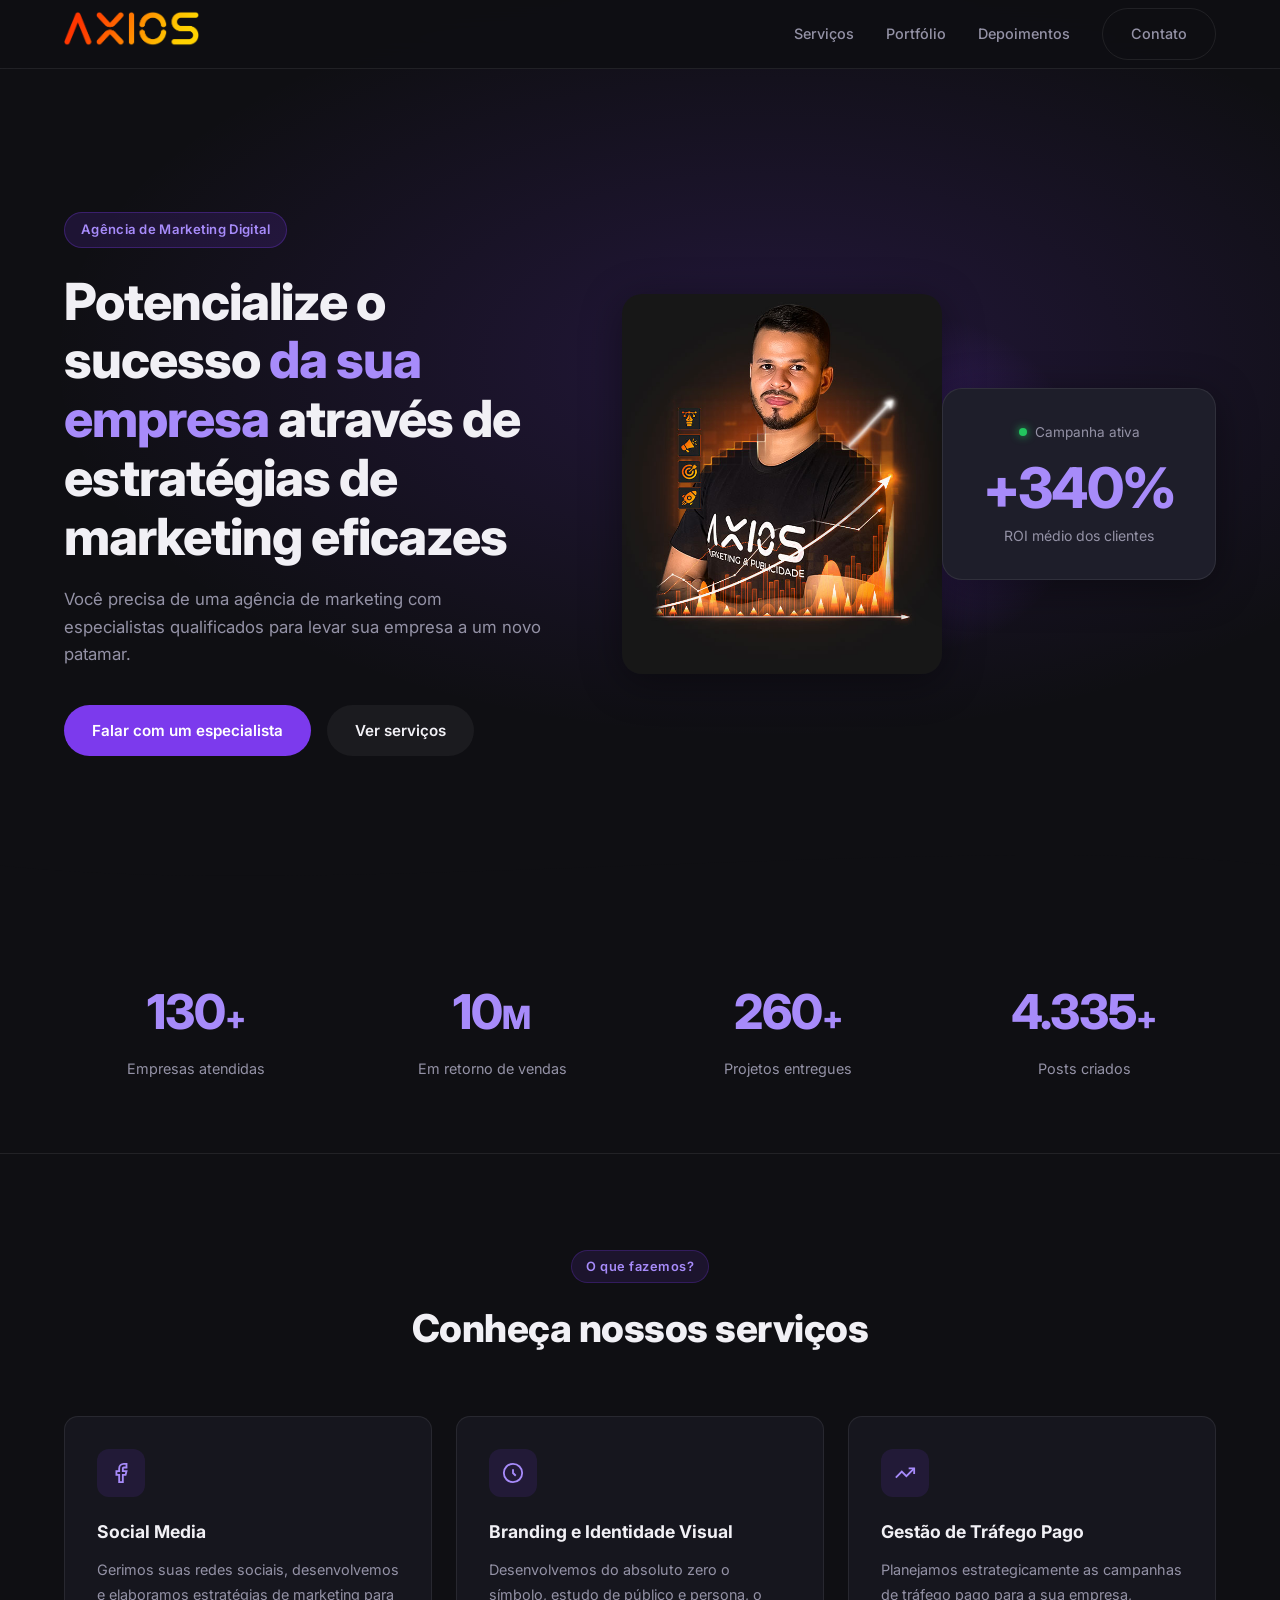
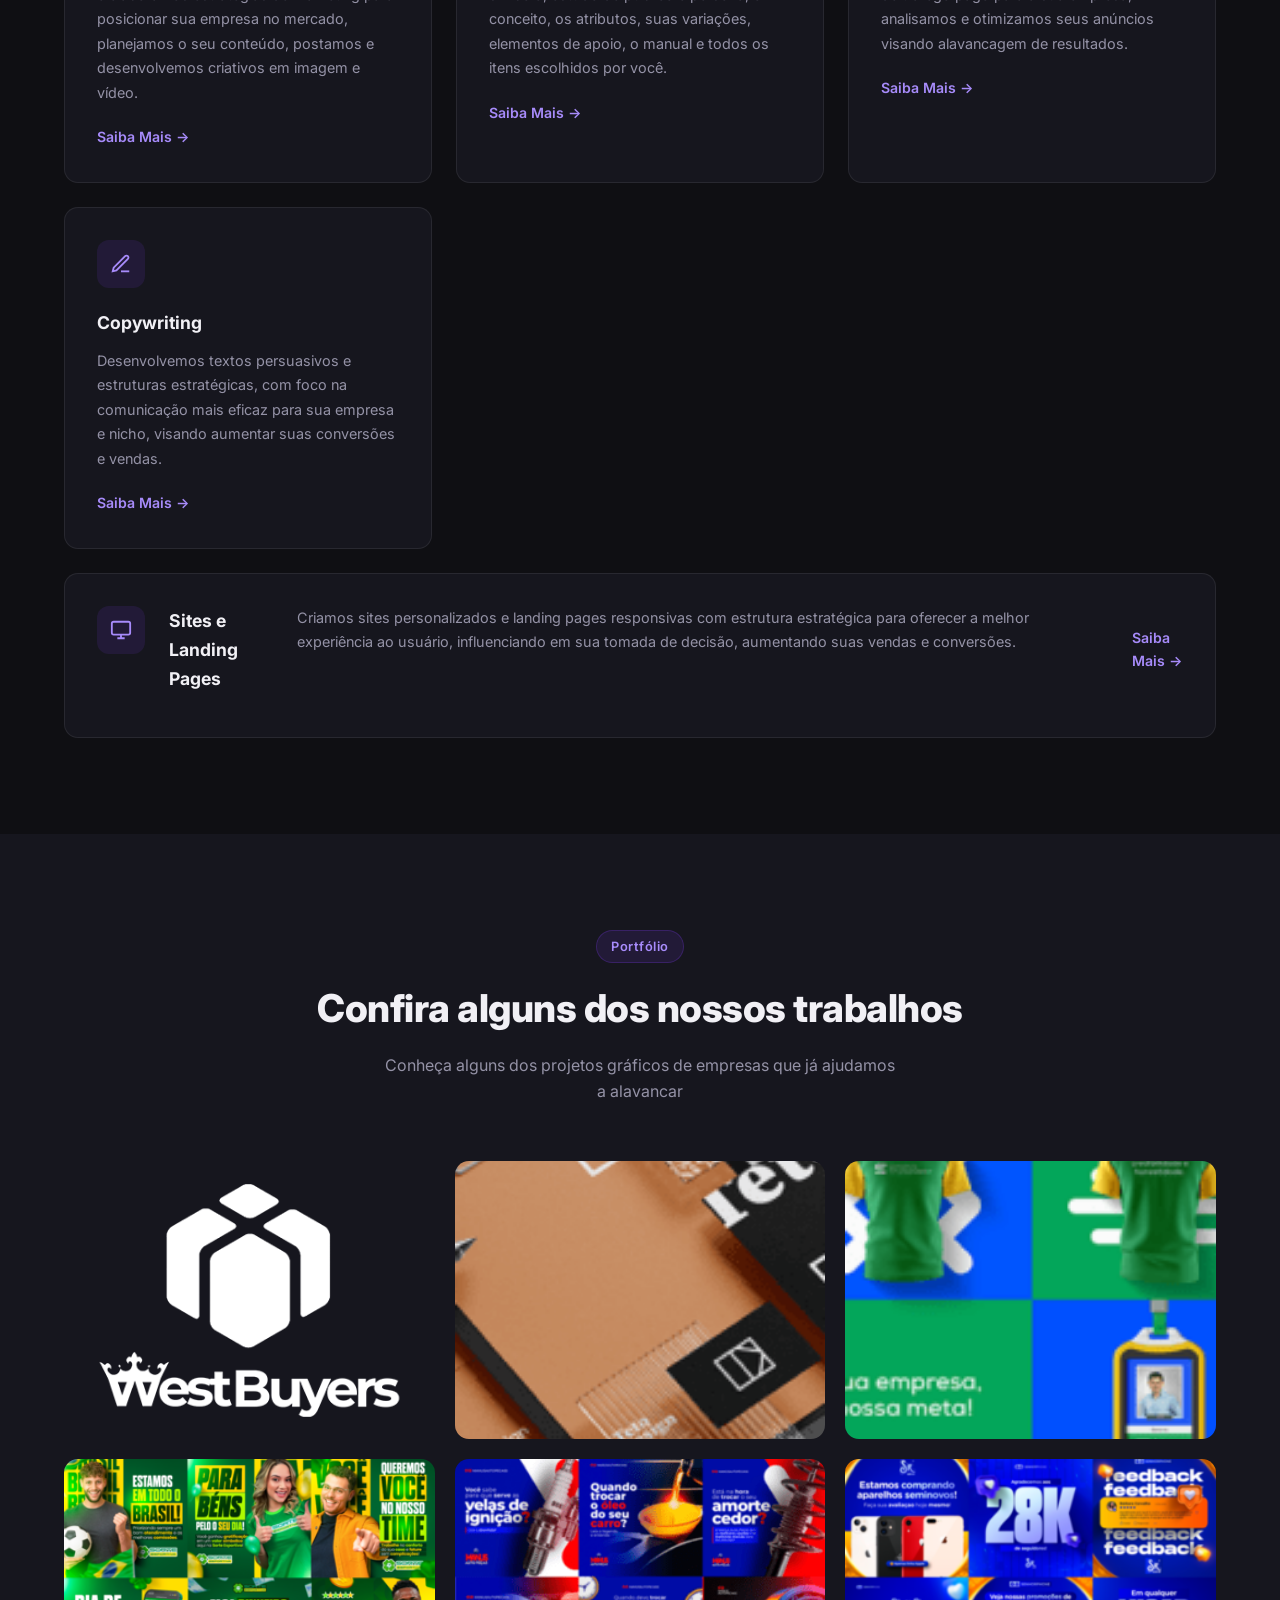
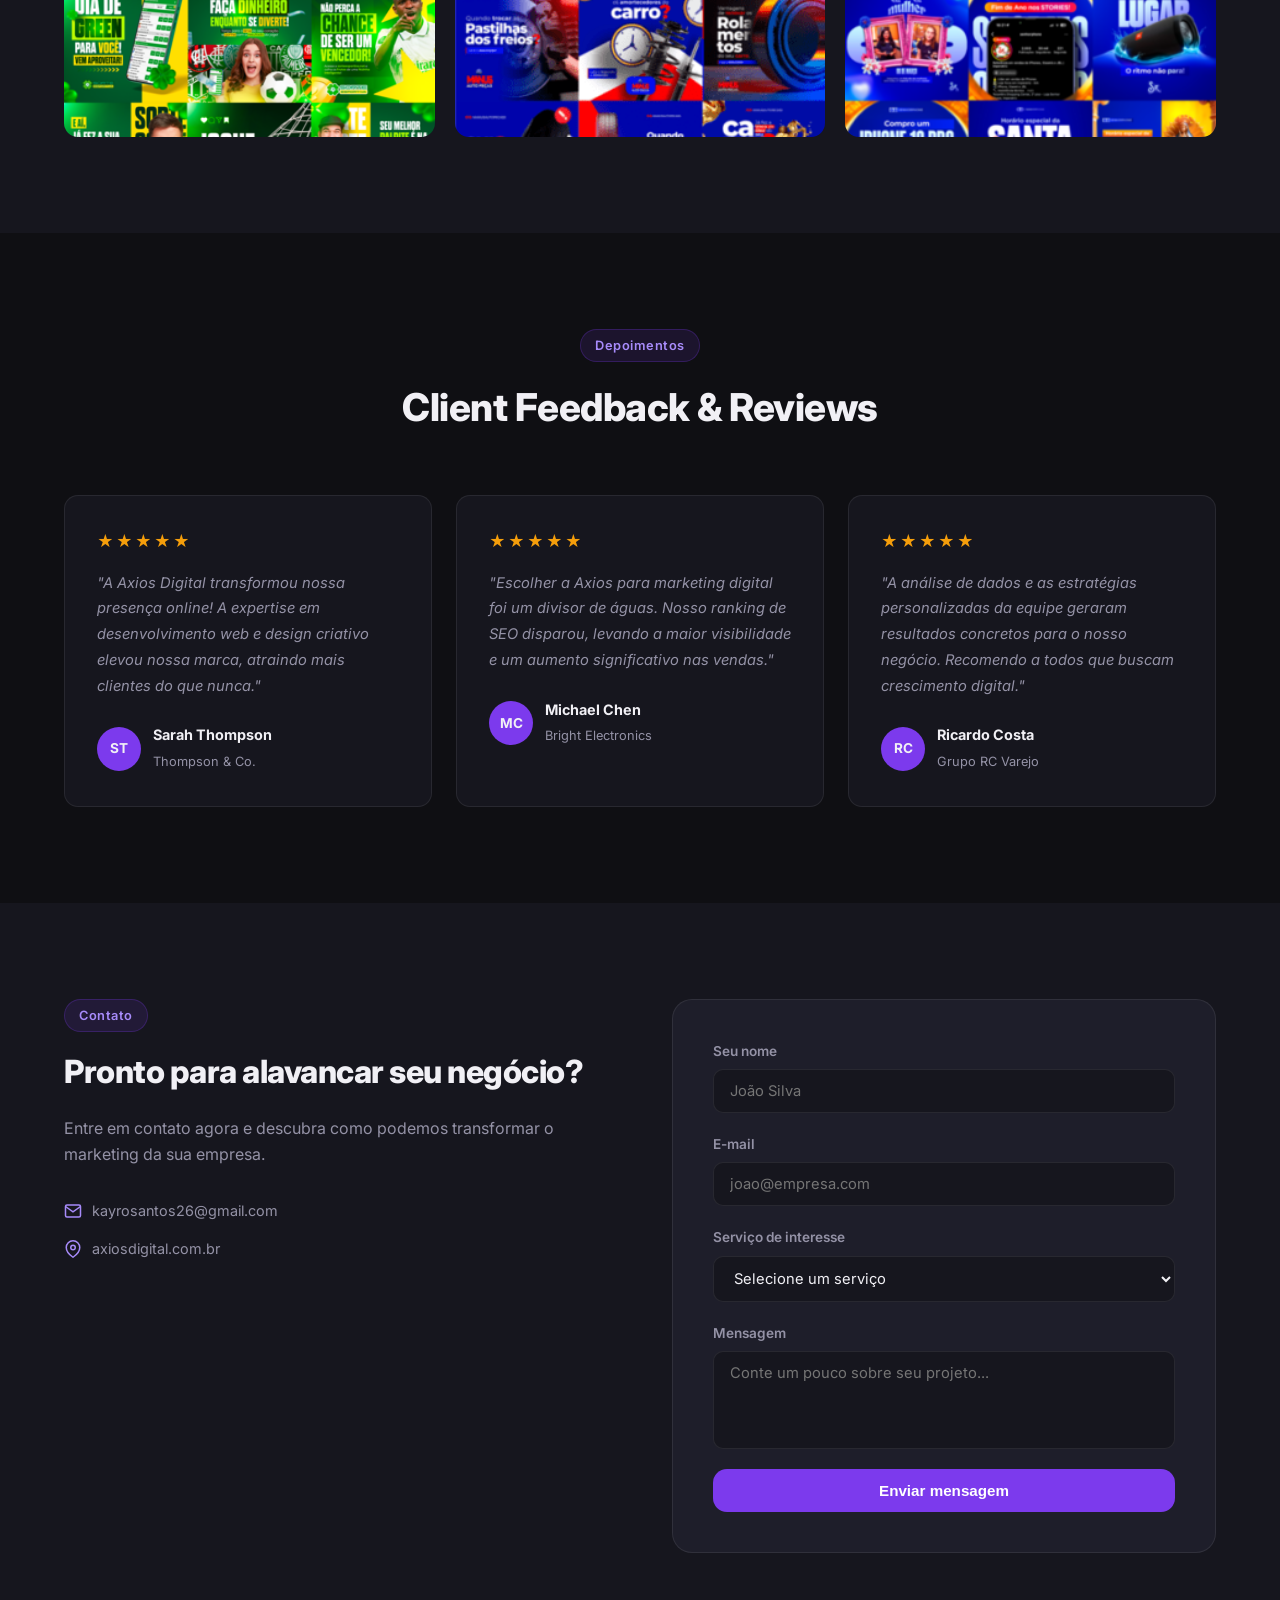
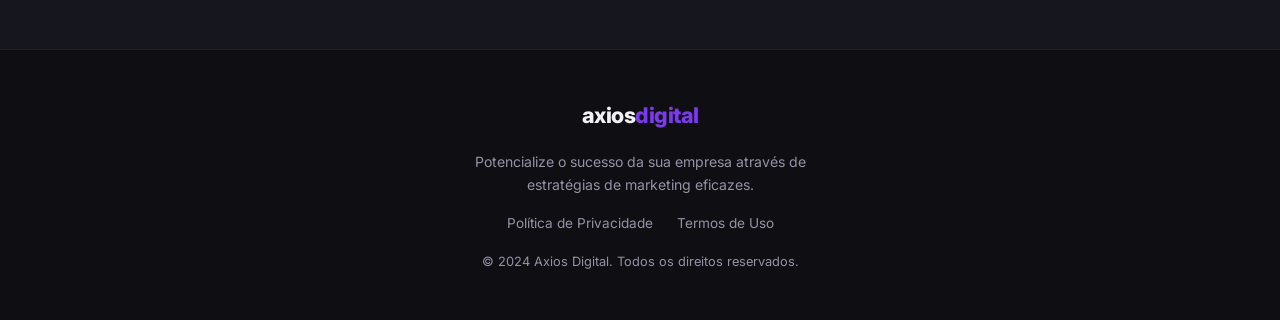
<file: index.html>
<!DOCTYPE html>
<html lang="pt-BR">
<head>
  <meta charset="UTF-8" />
  <meta name="viewport" content="width=device-width, initial-scale=1.0" />
  <title>Axios Digital — Agência de Marketing</title>
  <meta name="description" content="Potencialize o sucesso da sua empresa através de estratégias de marketing eficazes." />
  <link rel="preconnect" href="https://fonts.googleapis.com" />
  <link href="https://fonts.googleapis.com/css2?family=Inter:wght@300;400;500;600;700;800&display=swap" rel="stylesheet" />
  <link rel="stylesheet" href="style.css" />
  <link rel="icon" href="images/favicon.png" />
</head>
<body>

  <!-- NAV -->
  <header class="nav" id="nav">
    <div class="container nav__inner">
      <a href="#" class="nav__logo"><img src="images/logo.png" alt="Axios Digital" class="nav__logo-img" /></a>
      <nav class="nav__links">
        <a href="#servicos">Serviços</a>
        <a href="#portfolio">Portfólio</a>
        <a href="#depoimentos">Depoimentos</a>
        <a href="#contato" class="btn btn--outline">Contato</a>
      </nav>
      <button class="nav__hamburger" id="hamburger" aria-label="Menu">
        <span></span><span></span><span></span>
      </button>
    </div>
  </header>

  <!-- HERO -->
  <section class="hero">
    <div class="container hero__inner">
      <div class="hero__text">
        <span class="hero__badge">Agência de Marketing Digital</span>
        <h1 class="hero__title">Potencialize o sucesso <span>da sua empresa</span> através de estratégias de marketing eficazes</h1>
        <p class="hero__sub">Você precisa de uma agência de marketing com especialistas qualificados para levar sua empresa a um novo patamar.</p>
        <div class="hero__ctas">
          <a href="#contato" class="btn btn--primary">Falar com um especialista</a>
          <a href="#servicos" class="btn btn--ghost">Ver serviços</a>
        </div>
      </div>
      <div class="hero__image">
        <div class="hero__glow"></div>
        <img src="images/pessoa.jpg" alt="Especialista em marketing" class="hero__photo" />
        <div class="hero__card">
          <div class="hero__card-line">
            <span class="dot dot--green"></span>
            <span>Campanha ativa</span>
          </div>
          <div class="hero__card-stat">+340%</div>
          <div class="hero__card-label">ROI médio dos clientes</div>
        </div>
      </div>
    </div>
    <div class="hero__wave">
      <svg viewBox="0 0 1440 80" preserveAspectRatio="none"><path d="M0,40 C360,80 1080,0 1440,40 L1440,80 L0,80 Z" fill="#0f0f13"/></svg>
    </div>
  </section>

  <!-- COUNTERS -->
  <section class="counters" id="counters">
    <div class="container counters__grid">
      <div class="counter-item">
        <span class="counter-num" data-target="150">0</span><span class="counter-plus">+</span>
        <p>Empresas atendidas</p>
      </div>
      <div class="counter-item">
        <span class="counter-num" data-target="12">0</span><span class="counter-plus">M</span>
        <p>Em retorno de vendas</p>
      </div>
      <div class="counter-item">
        <span class="counter-num" data-target="300">0</span><span class="counter-plus">+</span>
        <p>Projetos entregues</p>
      </div>
      <div class="counter-item">
        <span class="counter-num" data-target="5000">0</span><span class="counter-plus">+</span>
        <p>Posts criados</p>
      </div>
    </div>
  </section>

  <!-- SERVICES -->
  <section class="services" id="servicos">
    <div class="container">
      <div class="section-header">
        <span class="section-tag">O que fazemos?</span>
        <h2>Conheça nossos serviços</h2>
      </div>
      <div class="services__grid">

        <div class="service-card">
          <div class="service-card__icon">
            <svg viewBox="0 0 24 24" fill="none" stroke="currentColor" stroke-width="2"><path d="M18 2h-3a5 5 0 0 0-5 5v3H7v4h3v8h4v-8h3l1-4h-4V7a1 1 0 0 1 1-1h3z"/></svg>
          </div>
          <h3>Social Media</h3>
          <p>Gerimos suas redes sociais, desenvolvemos e elaboramos estratégias de marketing para posicionar sua empresa no mercado, planejamos o seu conteúdo, postamos e desenvolvemos criativos em imagem e vídeo.</p>
          <a href="#contato" class="service-link">Saiba Mais →</a>
        </div>

        <div class="service-card">
          <div class="service-card__icon">
            <svg viewBox="0 0 24 24" fill="none" stroke="currentColor" stroke-width="2"><circle cx="12" cy="12" r="10"/><path d="M12 8v4l3 3"/></svg>
          </div>
          <h3>Branding e Identidade Visual</h3>
          <p>Desenvolvemos do absoluto zero o símbolo, estudo de público e persona, o conceito, os atributos, suas variações, elementos de apoio, o manual e todos os itens escolhidos por você.</p>
          <a href="#contato" class="service-link">Saiba Mais →</a>
        </div>

        <div class="service-card">
          <div class="service-card__icon">
            <svg viewBox="0 0 24 24" fill="none" stroke="currentColor" stroke-width="2"><polyline points="22 7 13.5 15.5 8.5 10.5 2 17"/><polyline points="16 7 22 7 22 13"/></svg>
          </div>
          <h3>Gestão de Tráfego Pago</h3>
          <p>Planejamos estrategicamente as campanhas de tráfego pago para a sua empresa, analisamos e otimizamos seus anúncios visando alavancagem de resultados.</p>
          <a href="#contato" class="service-link">Saiba Mais →</a>
        </div>

        <div class="service-card">
          <div class="service-card__icon">
            <svg viewBox="0 0 24 24" fill="none" stroke="currentColor" stroke-width="2"><path d="M12 20h9"/><path d="M16.5 3.5a2.121 2.121 0 0 1 3 3L7 19l-4 1 1-4L16.5 3.5z"/></svg>
          </div>
          <h3>Copywriting</h3>
          <p>Desenvolvemos textos persuasivos e estruturas estratégicas, com foco na comunicação mais eficaz para sua empresa e nicho, visando aumentar suas conversões e vendas.</p>
          <a href="#contato" class="service-link">Saiba Mais →</a>
        </div>

        <div class="service-card service-card--wide">
          <div class="service-card__icon">
            <svg viewBox="0 0 24 24" fill="none" stroke="currentColor" stroke-width="2"><rect x="2" y="3" width="20" height="14" rx="2"/><path d="M8 21h8M12 17v4"/></svg>
          </div>
          <h3>Sites e Landing Pages</h3>
          <p>Criamos sites personalizados e landing pages responsivas com estrutura estratégica para oferecer a melhor experiência ao usuário, influenciando em sua tomada de decisão, aumentando suas vendas e conversões.</p>
          <a href="#contato" class="service-link">Saiba Mais →</a>
        </div>

      </div>
    </div>
  </section>

  <!-- PORTFOLIO -->
  <section class="portfolio" id="portfolio">
    <div class="container">
      <div class="section-header">
        <span class="section-tag">Portfólio</span>
        <h2>Confira alguns dos nossos trabalhos</h2>
        <p>Conheça alguns dos projetos gráficos de empresas que já ajudamos a alavancar</p>
      </div>
      <div class="portfolio__grid">
        <div class="portfolio-item">
          <img src="images/portfolio-1.png" alt="Projeto 1" class="portfolio-item__img" />
          <div class="portfolio-item__overlay">
            <a href="#contato" class="btn btn--primary">Ver Projeto</a>
          </div>
        </div>
        <div class="portfolio-item">
          <img src="images/portfolio-2.png" alt="Projeto 2" class="portfolio-item__img" />
          <div class="portfolio-item__overlay">
            <a href="#contato" class="btn btn--primary">Ver Projeto</a>
          </div>
        </div>
        <div class="portfolio-item">
          <img src="images/portfolio-3.png" alt="Projeto 3" class="portfolio-item__img" />
          <div class="portfolio-item__overlay">
            <a href="#contato" class="btn btn--primary">Ver Projeto</a>
          </div>
        </div>
        <div class="portfolio-item">
          <img src="images/portfolio-4.png" alt="Projeto 4" class="portfolio-item__img" />
          <div class="portfolio-item__overlay">
            <a href="#contato" class="btn btn--primary">Ver Projeto</a>
          </div>
        </div>
        <div class="portfolio-item">
          <img src="images/portfolio-5.png" alt="Projeto 5" class="portfolio-item__img" />
          <div class="portfolio-item__overlay">
            <a href="#contato" class="btn btn--primary">Ver Projeto</a>
          </div>
        </div>
        <div class="portfolio-item">
          <img src="images/portfolio-6.png" alt="Projeto 6" class="portfolio-item__img" />
          <div class="portfolio-item__overlay">
            <a href="#contato" class="btn btn--primary">Ver Projeto</a>
          </div>
        </div>
      </div>
    </div>
  </section>

  <!-- TESTIMONIALS -->
  <section class="testimonials" id="depoimentos">
    <div class="container">
      <div class="section-header">
        <span class="section-tag">Depoimentos</span>
        <h2>Client Feedback & Reviews</h2>
      </div>
      <div class="testimonials__grid">
        <div class="testimonial-card">
          <div class="testimonial-card__stars">★★★★★</div>
          <p>"A Axios Digital transformou nossa presença online! A expertise em desenvolvimento web e design criativo elevou nossa marca, atraindo mais clientes do que nunca."</p>
          <div class="testimonial-card__author">
            <div class="testimonial-card__avatar">ST</div>
            <div>
              <strong>Sarah Thompson</strong>
              <span>Thompson & Co.</span>
            </div>
          </div>
        </div>
        <div class="testimonial-card">
          <div class="testimonial-card__stars">★★★★★</div>
          <p>"Escolher a Axios para marketing digital foi um divisor de águas. Nosso ranking de SEO disparou, levando a maior visibilidade e um aumento significativo nas vendas."</p>
          <div class="testimonial-card__author">
            <div class="testimonial-card__avatar">MC</div>
            <div>
              <strong>Michael Chen</strong>
              <span>Bright Electronics</span>
            </div>
          </div>
        </div>
        <div class="testimonial-card">
          <div class="testimonial-card__stars">★★★★★</div>
          <p>"A análise de dados e as estratégias personalizadas da equipe geraram resultados concretos para o nosso negócio. Recomendo a todos que buscam crescimento digital."</p>
          <div class="testimonial-card__author">
            <div class="testimonial-card__avatar">RC</div>
            <div>
              <strong>Ricardo Costa</strong>
              <span>Grupo RC Varejo</span>
            </div>
          </div>
        </div>
      </div>
    </div>
  </section>

  <!-- CONTACT -->
  <section class="contact" id="contato">
    <div class="container contact__inner">
      <div class="contact__text">
        <span class="section-tag">Contato</span>
        <h2>Pronto para alavancar seu negócio?</h2>
        <p>Entre em contato agora e descubra como podemos transformar o marketing da sua empresa.</p>
        <ul class="contact__info">
          <li>
            <svg viewBox="0 0 24 24" fill="none" stroke="currentColor" stroke-width="2"><path d="M4 4h16c1.1 0 2 .9 2 2v12c0 1.1-.9 2-2 2H4c-1.1 0-2-.9-2-2V6c0-1.1.9-2 2-2z"/><polyline points="22,6 12,13 2,6"/></svg>
            kayrosantos26@gmail.com
          </li>
          <li>
            <svg viewBox="0 0 24 24" fill="none" stroke="currentColor" stroke-width="2"><path d="M21 10c0 7-9 13-9 13s-9-6-9-13a9 9 0 0 1 18 0z"/><circle cx="12" cy="10" r="3"/></svg>
            axiosdigital.com.br
          </li>
        </ul>
      </div>
      <form class="contact__form" id="contactForm">
        <div class="form-group">
          <label for="nome">Seu nome</label>
          <input type="text" id="nome" placeholder="João Silva" required />
        </div>
        <div class="form-group">
          <label for="email">E-mail</label>
          <input type="email" id="email" placeholder="joao@empresa.com" required />
        </div>
        <div class="form-group">
          <label for="servico">Serviço de interesse</label>
          <select id="servico">
            <option value="">Selecione um serviço</option>
            <option>Social Media</option>
            <option>Branding e Identidade Visual</option>
            <option>Gestão de Tráfego Pago</option>
            <option>Copywriting</option>
            <option>Sites e Landing Pages</option>
          </select>
        </div>
        <div class="form-group">
          <label for="mensagem">Mensagem</label>
          <textarea id="mensagem" rows="4" placeholder="Conte um pouco sobre seu projeto..."></textarea>
        </div>
        <button type="submit" class="btn btn--primary btn--full">Enviar mensagem</button>
      </form>
    </div>
  </section>

  <!-- FOOTER -->
  <footer class="footer">
    <div class="container footer__inner">
      <a href="#" class="nav__logo">axios<span>digital</span></a>
      <p>Potencialize o sucesso da sua empresa através de estratégias de marketing eficazes.</p>
      <div class="footer__links">
        <a href="politica-de-privacidade.html">Política de Privacidade</a>
        <a href="termos-de-uso.html">Termos de Uso</a>
      </div>
      <p class="footer__copy">© 2024 Axios Digital. Todos os direitos reservados.</p>
    </div>
  </footer>

  <script src="main.js"></script>
</body>
</html>
</file>
<file: style.css>
/* ===========================
   AXIOS DIGITAL — STYLESHEET
   =========================== */

*, *::before, *::after { box-sizing: border-box; margin: 0; padding: 0; }

:root {
  --accent: #7c3aed;
  --accent-light: #a78bfa;
  --accent-dark: #5b21b6;
  --bg: #0f0f13;
  --bg2: #16161e;
  --bg3: #1e1e2a;
  --text: #f1f0f5;
  --text-muted: #9492a6;
  --border: rgba(255,255,255,0.08);
  --radius: 14px;
  --shadow: 0 8px 40px rgba(0,0,0,0.4);
}

html { scroll-behavior: smooth; }

body {
  font-family: 'Inter', sans-serif;
  background: var(--bg);
  color: var(--text);
  line-height: 1.65;
  overflow-x: hidden;
}

.container { max-width: 1200px; margin: 0 auto; padding: 0 24px; }

/* ---- BUTTONS ---- */
.btn {
  display: inline-flex;
  align-items: center;
  gap: 8px;
  padding: 13px 28px;
  border-radius: 50px;
  font-weight: 600;
  font-size: 0.95rem;
  text-decoration: none;
  cursor: pointer;
  border: none;
  transition: all 0.25s ease;
}
.btn--primary {
  background: var(--accent);
  color: #fff;
}
.btn--primary:hover { background: var(--accent-dark); transform: translateY(-2px); box-shadow: 0 8px 24px rgba(124,58,237,0.4); }
.btn--outline { background: transparent; color: var(--text); border: 1.5px solid var(--border); }
.btn--outline:hover { border-color: var(--accent); color: var(--accent); }
.btn--ghost { background: rgba(255,255,255,0.05); color: var(--text); }
.btn--ghost:hover { background: rgba(255,255,255,0.1); }
.btn--full { width: 100%; justify-content: center; border-radius: var(--radius); }

/* ---- NAV ---- */
.nav {
  position: fixed;
  top: 0; left: 0; right: 0;
  z-index: 100;
  background: rgba(15,15,19,0.85);
  backdrop-filter: blur(16px);
  border-bottom: 1px solid var(--border);
  transition: background 0.3s;
}
.nav__inner {
  display: flex;
  align-items: center;
  justify-content: space-between;
  height: 68px;
}
.nav__logo {
  font-size: 1.35rem;
  font-weight: 800;
  color: var(--text);
  text-decoration: none;
  letter-spacing: -0.5px;
}
.nav__logo span { color: var(--accent); }
.nav__logo-img { height: 36px; width: auto; object-fit: contain; }
.nav__links {
  display: flex;
  align-items: center;
  gap: 32px;
}
.nav__links a {
  color: var(--text-muted);
  text-decoration: none;
  font-size: 0.9rem;
  font-weight: 500;
  transition: color 0.2s;
}
.nav__links a:hover { color: var(--text); }
.nav__hamburger {
  display: none;
  flex-direction: column;
  gap: 5px;
  background: none;
  border: none;
  cursor: pointer;
  padding: 4px;
}
.nav__hamburger span {
  display: block;
  width: 24px;
  height: 2px;
  background: var(--text);
  border-radius: 2px;
  transition: all 0.3s;
}

/* ---- HERO ---- */
.hero {
  min-height: 100vh;
  display: flex;
  align-items: center;
  background: radial-gradient(ellipse 80% 60% at 60% 40%, rgba(124,58,237,0.18) 0%, transparent 70%), var(--bg);
  padding-top: 68px;
  position: relative;
}
.hero__inner {
  display: grid;
  grid-template-columns: 1fr 1fr;
  gap: 64px;
  align-items: center;
  padding: 80px 24px;
}
.hero__badge {
  display: inline-block;
  background: rgba(124,58,237,0.15);
  color: var(--accent-light);
  border: 1px solid rgba(124,58,237,0.3);
  border-radius: 50px;
  padding: 6px 16px;
  font-size: 0.82rem;
  font-weight: 600;
  letter-spacing: 0.3px;
  margin-bottom: 24px;
}
.hero__title {
  font-size: clamp(2rem, 4vw, 3.2rem);
  font-weight: 800;
  line-height: 1.15;
  letter-spacing: -1px;
  margin-bottom: 20px;
}
.hero__title span { color: var(--accent-light); }
.hero__sub {
  color: var(--text-muted);
  font-size: 1.05rem;
  margin-bottom: 36px;
  max-width: 480px;
}
.hero__ctas { display: flex; gap: 16px; flex-wrap: wrap; }
.hero__image {
  display: flex;
  justify-content: center;
  align-items: center;
  position: relative;
}
.hero__glow {
  position: absolute;
  width: 340px;
  height: 340px;
  background: radial-gradient(circle, rgba(124,58,237,0.35) 0%, transparent 70%);
  border-radius: 50%;
}
.hero__photo {
  position: relative;
  width: 320px;
  height: 380px;
  object-fit: cover;
  border-radius: 20px;
  box-shadow: var(--shadow);
}
.hero__card {
  position: relative;
  background: var(--bg3);
  border: 1px solid var(--border);
  border-radius: 20px;
  padding: 32px 40px;
  text-align: center;
  box-shadow: var(--shadow);
  min-width: 240px;
}
.hero__card-line {
  display: flex;
  align-items: center;
  justify-content: center;
  gap: 8px;
  font-size: 0.85rem;
  color: var(--text-muted);
  margin-bottom: 16px;
}
.dot {
  width: 8px;
  height: 8px;
  border-radius: 50%;
}
.dot--green { background: #22c55e; box-shadow: 0 0 8px #22c55e; animation: pulse 2s infinite; }
@keyframes pulse { 0%,100%{opacity:1} 50%{opacity:0.4} }
.hero__card-stat {
  font-size: 3.5rem;
  font-weight: 800;
  color: var(--accent-light);
  letter-spacing: -2px;
  line-height: 1;
}
.hero__card-label {
  color: var(--text-muted);
  font-size: 0.88rem;
  margin-top: 8px;
}
.hero__wave {
  position: absolute;
  bottom: -1px;
  left: 0; right: 0;
}
.hero__wave svg { display: block; width: 100%; }

/* ---- COUNTERS ---- */
.counters {
  background: var(--bg);
  padding: 72px 0;
  border-bottom: 1px solid var(--border);
}
.counters__grid {
  display: grid;
  grid-template-columns: repeat(4, 1fr);
  gap: 32px;
  text-align: center;
}
.counter-item { }
.counter-num {
  font-size: 3rem;
  font-weight: 800;
  color: var(--accent-light);
  letter-spacing: -1px;
}
.counter-plus {
  font-size: 2rem;
  font-weight: 800;
  color: var(--accent-light);
}
.counter-item p {
  color: var(--text-muted);
  margin-top: 6px;
  font-size: 0.9rem;
}

/* ---- SECTION HEADER ---- */
.section-header {
  text-align: center;
  margin-bottom: 56px;
}
.section-tag {
  display: inline-block;
  background: rgba(124,58,237,0.12);
  color: var(--accent-light);
  border: 1px solid rgba(124,58,237,0.25);
  border-radius: 50px;
  padding: 5px 14px;
  font-size: 0.8rem;
  font-weight: 600;
  letter-spacing: 0.5px;
  margin-bottom: 14px;
}
.section-header h2 {
  font-size: clamp(1.6rem, 3vw, 2.4rem);
  font-weight: 800;
  letter-spacing: -0.5px;
  margin-bottom: 12px;
}
.section-header p { color: var(--text-muted); max-width: 520px; margin: 0 auto; }

/* ---- SERVICES ---- */
.services {
  padding: 96px 0;
  background: var(--bg);
}
.services__grid {
  display: grid;
  grid-template-columns: repeat(3, 1fr);
  gap: 24px;
}
.service-card--wide { grid-column: span 3; display: flex; gap: 24px; align-items: flex-start; }
.service-card--wide h3 { margin-bottom: 8px; }
.service-card {
  background: var(--bg2);
  border: 1px solid var(--border);
  border-radius: var(--radius);
  padding: 32px;
  transition: border-color 0.3s, transform 0.3s;
}
.service-card:hover {
  border-color: rgba(124,58,237,0.5);
  transform: translateY(-4px);
}
.service-card__icon {
  width: 48px;
  height: 48px;
  background: rgba(124,58,237,0.12);
  border-radius: 12px;
  display: flex;
  align-items: center;
  justify-content: center;
  margin-bottom: 20px;
  flex-shrink: 0;
}
.service-card__icon svg { width: 22px; height: 22px; stroke: var(--accent-light); }
.service-card h3 { font-size: 1.1rem; font-weight: 700; margin-bottom: 12px; }
.service-card p { color: var(--text-muted); font-size: 0.9rem; line-height: 1.7; }
.service-link {
  display: inline-block;
  margin-top: 20px;
  color: var(--accent-light);
  text-decoration: none;
  font-size: 0.88rem;
  font-weight: 600;
  transition: gap 0.2s;
}
.service-link:hover { color: var(--accent); }

/* ---- PORTFOLIO ---- */
.portfolio {
  padding: 96px 0;
  background: var(--bg2);
}
.portfolio__grid {
  display: grid;
  grid-template-columns: repeat(3, 1fr);
  gap: 20px;
}
.portfolio-item {
  position: relative;
  border-radius: var(--radius);
  overflow: hidden;
  aspect-ratio: 4/3;
  cursor: pointer;
}
.portfolio-item__img {
  width: 100%;
  height: 100%;
  object-fit: cover;
  transition: transform 0.4s ease;
}
.portfolio-item__overlay {
  position: absolute;
  inset: 0;
  background: rgba(0,0,0,0.6);
  display: flex;
  align-items: center;
  justify-content: center;
  opacity: 0;
  transition: opacity 0.3s;
}
.portfolio-item:hover .portfolio-item__overlay { opacity: 1; }
.portfolio-item:hover .portfolio-item__img { transform: scale(1.06); }

/* ---- TESTIMONIALS ---- */
.testimonials {
  padding: 96px 0;
  background: var(--bg);
}
.testimonials__grid {
  display: grid;
  grid-template-columns: repeat(3, 1fr);
  gap: 24px;
}
.testimonial-card {
  background: var(--bg2);
  border: 1px solid var(--border);
  border-radius: var(--radius);
  padding: 32px;
  transition: border-color 0.3s;
}
.testimonial-card:hover { border-color: rgba(124,58,237,0.4); }
.testimonial-card__stars { color: #f59e0b; font-size: 1rem; margin-bottom: 16px; letter-spacing: 2px; }
.testimonial-card p {
  color: var(--text-muted);
  font-size: 0.92rem;
  line-height: 1.75;
  margin-bottom: 24px;
  font-style: italic;
}
.testimonial-card__author { display: flex; align-items: center; gap: 12px; }
.testimonial-card__avatar {
  width: 44px;
  height: 44px;
  background: var(--accent);
  border-radius: 50%;
  display: flex;
  align-items: center;
  justify-content: center;
  font-weight: 700;
  font-size: 0.85rem;
  flex-shrink: 0;
}
.testimonial-card__author strong { display: block; font-size: 0.9rem; }
.testimonial-card__author span { color: var(--text-muted); font-size: 0.8rem; }

/* ---- CONTACT ---- */
.contact {
  padding: 96px 0;
  background: var(--bg2);
}
.contact__inner {
  display: grid;
  grid-template-columns: 1fr 1fr;
  gap: 64px;
  align-items: start;
}
.contact__text h2 { font-size: 2rem; font-weight: 800; margin-bottom: 16px; letter-spacing: -0.5px; }
.contact__text p { color: var(--text-muted); margin-bottom: 32px; }
.contact__info { list-style: none; display: flex; flex-direction: column; gap: 14px; }
.contact__info li {
  display: flex;
  align-items: center;
  gap: 10px;
  color: var(--text-muted);
  font-size: 0.9rem;
}
.contact__info svg { width: 18px; height: 18px; stroke: var(--accent-light); flex-shrink: 0; }
.contact__form {
  background: var(--bg3);
  border: 1px solid var(--border);
  border-radius: 20px;
  padding: 40px;
  display: flex;
  flex-direction: column;
  gap: 20px;
}
.form-group { display: flex; flex-direction: column; gap: 7px; }
.form-group label { font-size: 0.85rem; font-weight: 600; color: var(--text-muted); }
.form-group input,
.form-group select,
.form-group textarea {
  background: var(--bg2);
  border: 1px solid var(--border);
  border-radius: 10px;
  padding: 12px 16px;
  color: var(--text);
  font-size: 0.92rem;
  font-family: inherit;
  transition: border-color 0.2s;
  outline: none;
  resize: none;
}
.form-group input:focus,
.form-group select:focus,
.form-group textarea:focus { border-color: var(--accent); }
.form-group select option { background: var(--bg2); }

/* ---- FOOTER ---- */
.footer {
  background: var(--bg);
  border-top: 1px solid var(--border);
  padding: 48px 0;
  text-align: center;
}
.footer__inner { display: flex; flex-direction: column; align-items: center; gap: 16px; }
.footer p { color: var(--text-muted); font-size: 0.88rem; max-width: 400px; }
.footer__links { display: flex; gap: 24px; }
.footer__links a { color: var(--text-muted); text-decoration: none; font-size: 0.85rem; transition: color 0.2s; }
.footer__links a:hover { color: var(--accent-light); }
.footer__copy { font-size: 0.8rem !important; }

/* ---- RESPONSIVE ---- */
@media (max-width: 1024px) {
  .services__grid { grid-template-columns: repeat(2, 1fr); }
  .service-card--wide { grid-column: span 2; }
}

@media (max-width: 768px) {
  .hero__inner { grid-template-columns: 1fr; text-align: center; }
  .hero__sub { margin: 0 auto 36px; }
  .hero__ctas { justify-content: center; }
  .hero__image { display: none; }
  .counters__grid { grid-template-columns: repeat(2, 1fr); }
  .services__grid { grid-template-columns: 1fr; }
  .service-card--wide { grid-column: span 1; flex-direction: column; }
  .portfolio__grid { grid-template-columns: repeat(2, 1fr); }
  .testimonials__grid { grid-template-columns: 1fr; }
  .contact__inner { grid-template-columns: 1fr; }
  .nav__links { display: none; }
  .nav__hamburger { display: flex; }
}

@media (max-width: 480px) {
  .portfolio__grid { grid-template-columns: 1fr; }
  .counters__grid { grid-template-columns: repeat(2, 1fr); }
  .hero__title { font-size: 1.8rem; }
}
</file>
